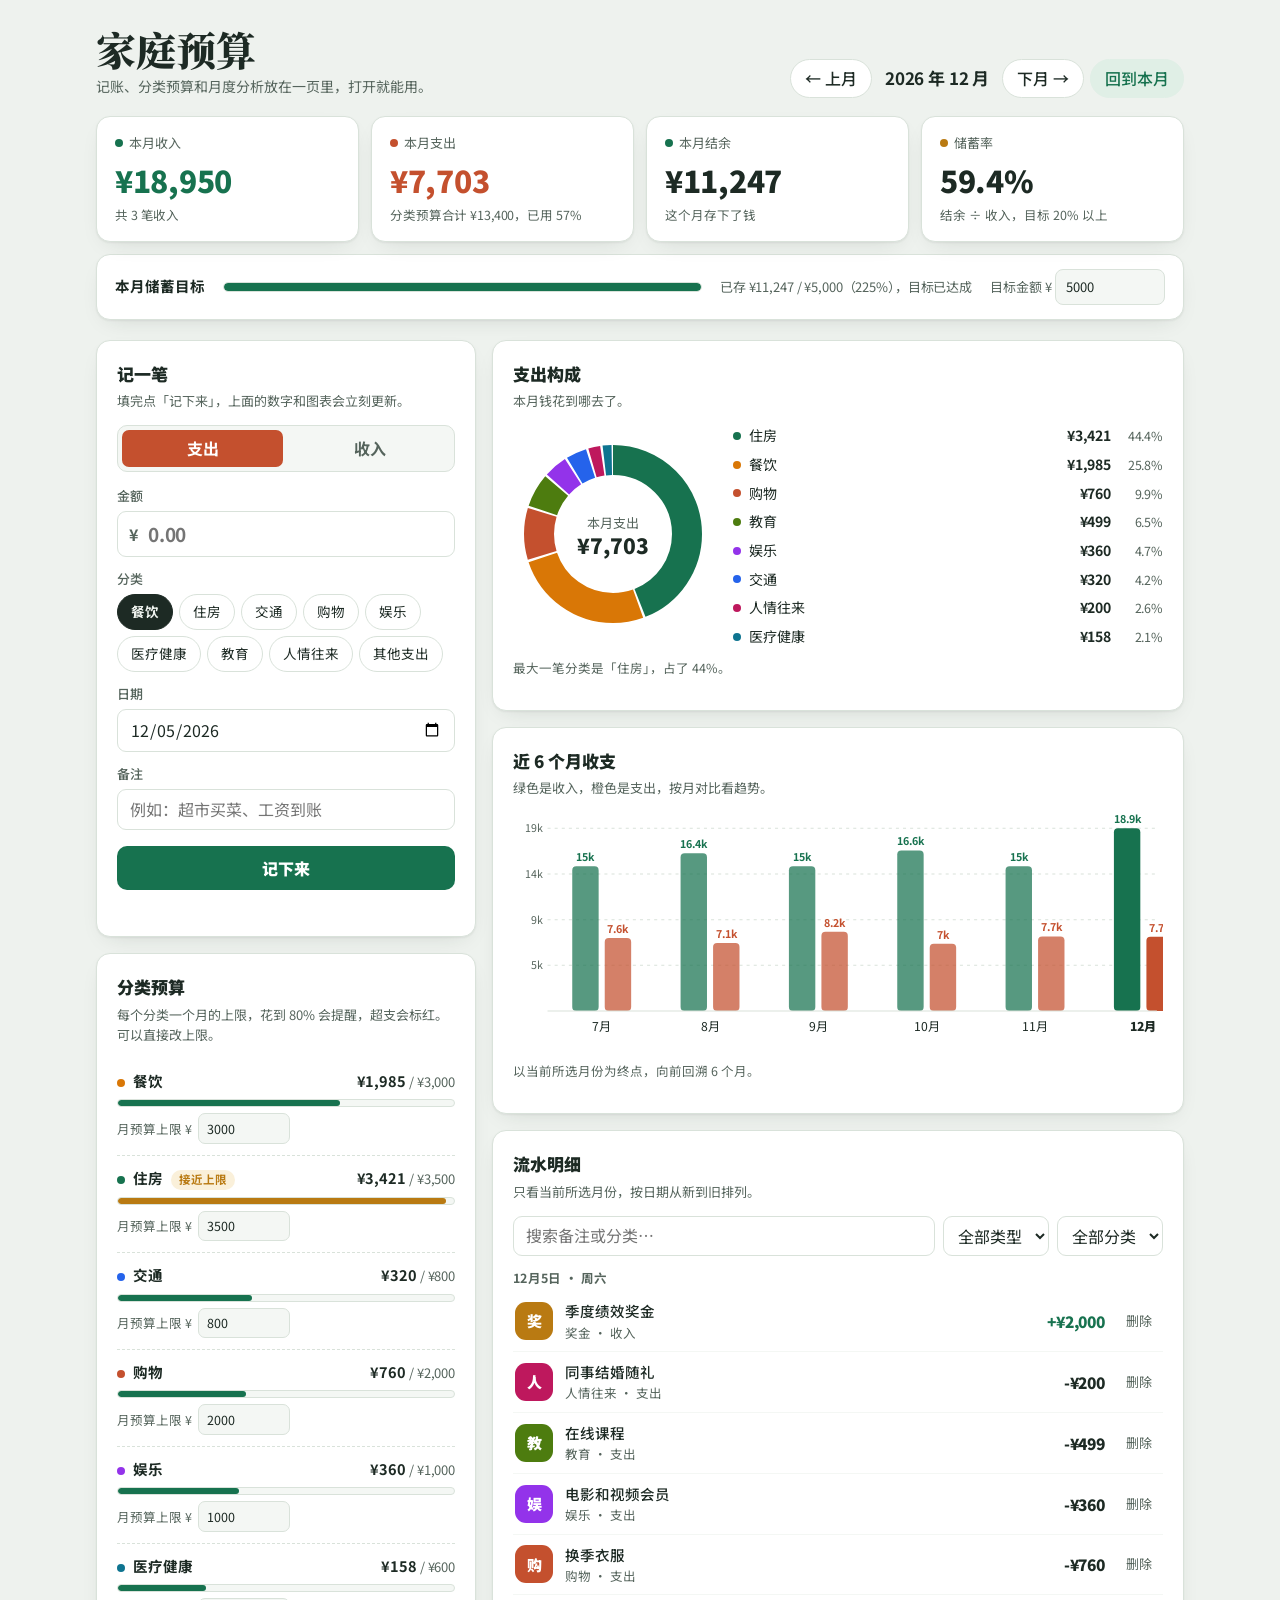
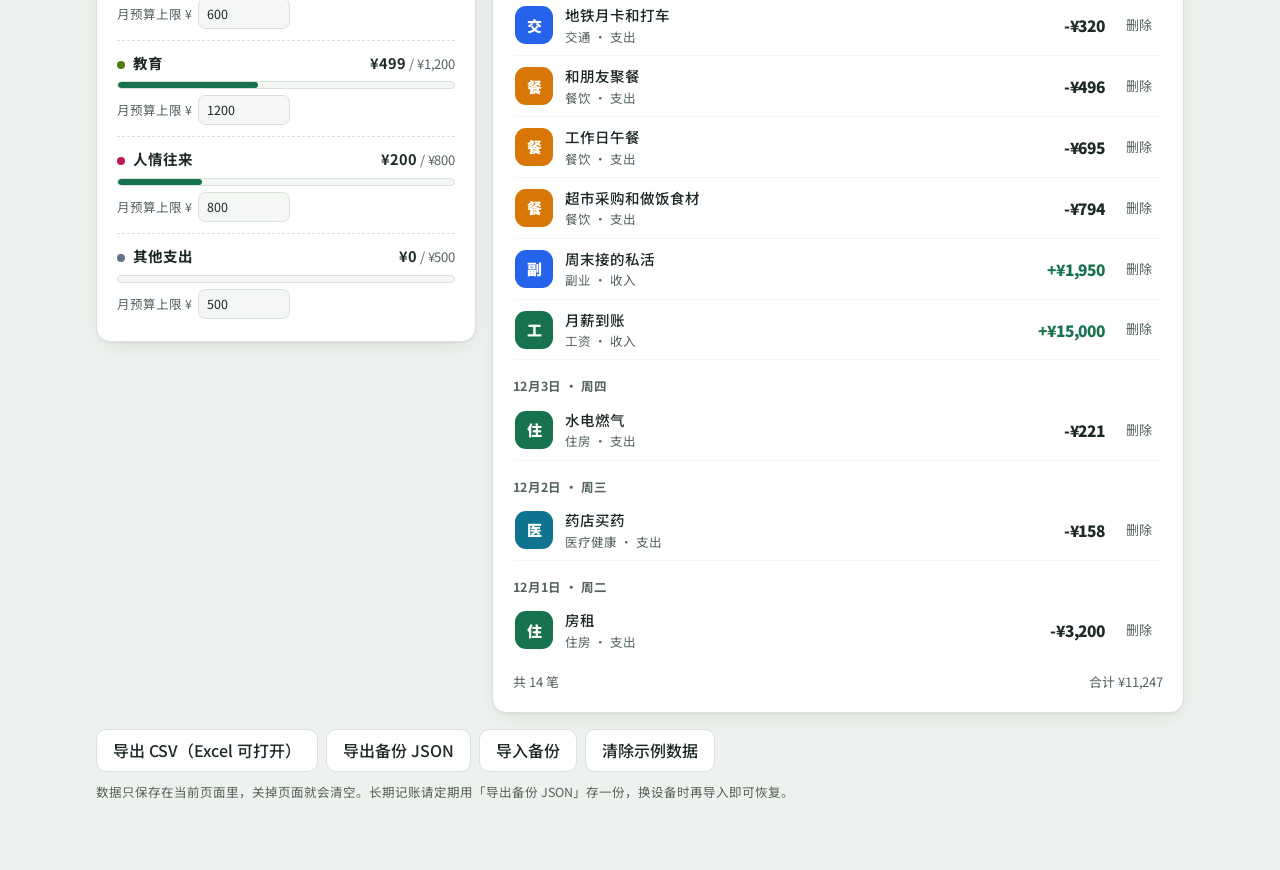
<file: index.html>
<!doctype html>
<html lang="zh-CN">
  <head>
    <meta charset="utf-8" />
    <meta name="viewport" content="width=device-width, initial-scale=1, viewport-fit=cover" />
    <meta name="color-scheme" content="light dark" />
    <link rel="icon" href="data:," />
    <title>家庭预算 · 记账与预算管理</title>
    <link rel="preconnect" href="https://fonts.googleapis.com" />
    <link rel="preconnect" href="https://fonts.gstatic.com" crossorigin />
    <link href="https://fonts.googleapis.com/css2?family=Noto+Sans+SC:wght@400;500;700;900&family=Noto+Serif+SC:wght@700;900&display=swap" rel="stylesheet" />
    <style>
      :root {
        --bg: #eef2ee;
        --surface: #ffffff;
        --surface-2: #f4f7f4;
        --ink: #1d2a24;
        --ink-2: #55645c;
        --line: #d9e2da;
        --accent: #17724f;
        --accent-ink: #ffffff;
        --accent-soft: #e0efe6;
        --income: #17724f;
        --expense: #c4502e;
        --expense-soft: #f9e9e3;
        --warn: #b97a12;
        --warn-soft: #faf0da;
        --danger: #b3352b;
        --shadow: 0 1px 2px rgba(29, 42, 36, .06), 0 8px 24px -12px rgba(29, 42, 36, .18);
        --radius: 14px;
      }
      @media (prefers-color-scheme: dark) {
        :root {
          --bg: #101613;
          --surface: #1a211d;
          --surface-2: #212a25;
          --ink: #e8efe9;
          --ink-2: #9db0a4;
          --line: #2e3a33;
          --accent: #3fae7d;
          --accent-ink: #0d1512;
          --accent-soft: #22392d;
          --income: #4cc08a;
          --expense: #e07a56;
          --expense-soft: #3a2620;
          --warn: #e0a83e;
          --warn-soft: #3a3018;
          --danger: #e0685e;
          --shadow: 0 1px 2px rgba(0,0,0,.4), 0 8px 24px -12px rgba(0,0,0,.6);
        }
      }
      * { box-sizing: border-box; }
      html { -webkit-text-size-adjust: 100%; }
      body {
        margin: 0;
        background: var(--bg);
        color: var(--ink);
        font-family: "Noto Sans SC", "PingFang SC", "Microsoft YaHei", system-ui, sans-serif;
        line-height: 1.55;
      }
      button, [role="button"], select, summary, input:not([type="checkbox"], [type="radio"]) { min-height: 2.25rem; }
      button { font: inherit; cursor: pointer; }
      input, select, textarea { font: inherit; color: var(--ink); }
      .num { font-variant-numeric: tabular-nums; letter-spacing: -.01em; }

      .wrap { max-width: 1120px; margin: 0 auto; padding: 20px 16px 56px; }

      /* ---------- 头部 ---------- */
      .page-head { display: flex; flex-wrap: wrap; align-items: flex-end; gap: 12px 20px; margin: 6px 0 18px; }
      .page-head h1 {
        font-family: "Noto Serif SC", "Songti SC", serif;
        font-size: clamp(28px, 5vw, 40px);
        font-weight: 900; margin: 0; line-height: 1.15;
      }
      .page-head p { margin: 4px 0 0; color: var(--ink-2); font-size: 14px; }
      .month-nav { margin-left: auto; display: flex; align-items: center; gap: 6px; flex-wrap: wrap; }
      .month-nav button {
        border: 1px solid var(--line); background: var(--surface); color: var(--ink);
        border-radius: 999px; padding: 6px 14px; font-weight: 500; white-space: nowrap;
      }
      .month-nav button:hover { border-color: var(--accent); color: var(--accent); }
      .month-nav .cur { font-weight: 700; font-size: 17px; min-width: 118px; text-align: center; }
      .month-nav .today-btn { color: var(--accent); border-color: var(--accent-soft); background: var(--accent-soft); }

      /* ---------- 概览 ---------- */
      .stats { display: grid; grid-template-columns: repeat(4, 1fr); gap: 12px; margin-bottom: 12px; }
      .stat {
        background: var(--surface); border: 1px solid var(--line); border-radius: var(--radius);
        padding: 16px 18px; box-shadow: var(--shadow);
      }
      .stat .label { font-size: 13px; color: var(--ink-2); display: flex; align-items: center; gap: 6px; }
      .stat .value { font-size: clamp(22px, 3.4vw, 30px); font-weight: 900; margin-top: 4px; }
      .stat .sub { font-size: 12.5px; color: var(--ink-2); margin-top: 2px; }
      .stat.income .value { color: var(--income); }
      .stat.expense .value { color: var(--expense); }
      .dot { width: 8px; height: 8px; border-radius: 50%; display: inline-block; flex: none; }
      .dot.g { background: var(--income); } .dot.r { background: var(--expense); }
      .dot.b { background: var(--accent); } .dot.y { background: var(--warn); }

      .goal-bar {
        background: var(--surface); border: 1px solid var(--line); border-radius: var(--radius);
        padding: 14px 18px; box-shadow: var(--shadow); margin-bottom: 20px;
        display: flex; flex-wrap: wrap; align-items: center; gap: 10px 18px;
      }
      .goal-bar .g-title { font-weight: 700; font-size: 14.5px; }
      .goal-bar .g-track { flex: 1 1 220px; }
      .goal-bar .g-note { font-size: 13px; color: var(--ink-2); }
      .goal-bar input {
        width: 110px; border: 1px solid var(--line); border-radius: 8px; padding: 4px 10px;
        background: var(--surface-2);
      }
      .track { height: 10px; border-radius: 999px; background: var(--surface-2); overflow: hidden; border: 1px solid var(--line); }
      .track > i { display: block; height: 100%; border-radius: 999px; background: var(--accent); transition: width .45s ease; }
      .track > i.over { background: var(--danger); }
      .track > i.warn { background: var(--warn); }

      /* ---------- 布局 ---------- */
      .grid { display: grid; grid-template-columns: 380px 1fr; gap: 16px; align-items: start; }
      .col { display: grid; gap: 16px; }
      .card {
        background: var(--surface); border: 1px solid var(--line); border-radius: var(--radius);
        box-shadow: var(--shadow); padding: 20px;
      }
      .card h2 { font-size: 17px; font-weight: 900; margin: 0 0 4px; }
      .card .hint { font-size: 13px; color: var(--ink-2); margin: 0 0 14px; }

      /* ---------- 记账表单 ---------- */
      .type-toggle { display: grid; grid-template-columns: 1fr 1fr; gap: 6px; background: var(--surface-2); border: 1px solid var(--line); border-radius: 10px; padding: 4px; margin-bottom: 14px; }
      .type-toggle button { border: 0; border-radius: 7px; background: transparent; color: var(--ink-2); font-weight: 700; padding: 6px 0; }
      .type-toggle button.on-expense { background: var(--expense); color: #fff; }
      .type-toggle button.on-income { background: var(--income); color: #fff; }
      .field { margin-bottom: 12px; }
      .field label { display: block; font-size: 13px; font-weight: 500; color: var(--ink-2); margin-bottom: 5px; }
      .field input, .field select {
        width: 100%; border: 1px solid var(--line); border-radius: 9px; padding: 7px 12px;
        background: var(--surface); outline: none;
      }
      .field input:focus, .field select:focus { border-color: var(--accent); box-shadow: 0 0 0 3px var(--accent-soft); }
      .amount-wrap { position: relative; }
      .amount-wrap span { position: absolute; left: 12px; top: 50%; transform: translateY(-50%); color: var(--ink-2); font-weight: 700; }
      .amount-wrap input { padding-left: 30px; font-size: 19px; font-weight: 700; }
      .cat-chips { display: flex; flex-wrap: wrap; gap: 6px; }
      .cat-chips button {
        border: 1px solid var(--line); background: var(--surface); color: var(--ink);
        border-radius: 999px; padding: 4px 13px; font-size: 13.5px;
      }
      .cat-chips button.on { background: var(--ink); color: var(--bg); border-color: var(--ink); font-weight: 700; }
      .submit-btn {
        width: 100%; border: 0; border-radius: 10px; padding: 10px; font-size: 16px; font-weight: 900;
        background: var(--accent); color: var(--accent-ink); margin-top: 4px;
      }
      .submit-btn:active { transform: translateY(1px); }
      .form-msg { font-size: 13px; color: var(--danger); min-height: 20px; margin-top: 6px; }

      /* ---------- 分类预算 ---------- */
      .budget-row { padding: 11px 0; border-bottom: 1px dashed var(--line); }
      .budget-row:last-child { border-bottom: 0; padding-bottom: 2px; }
      .budget-top { display: flex; align-items: baseline; gap: 8px; font-size: 14.5px; }
      .budget-top .b-name { font-weight: 700; }
      .budget-top .b-nums { margin-left: auto; color: var(--ink-2); font-size: 13px; white-space: nowrap; }
      .budget-top .b-nums b { color: var(--ink); font-size: 14.5px; }
      .budget-top .b-nums b.over { color: var(--danger); }
      .budget-row .track { margin-top: 7px; height: 8px; }
      .budget-edit { display: flex; align-items: center; gap: 6px; margin-top: 6px; font-size: 12.5px; color: var(--ink-2); }
      .budget-edit input { width: 92px; border: 1px solid var(--line); border-radius: 7px; padding: 2px 8px; background: var(--surface-2); min-height: 1.9rem; }
      .tag { font-size: 11.5px; font-weight: 700; border-radius: 999px; padding: 1px 8px; }
      .tag.over { background: var(--expense-soft); color: var(--danger); }
      .tag.warn { background: var(--warn-soft); color: var(--warn); }

      /* ---------- 图表 ---------- */
      .chart-flex { display: flex; gap: 20px; align-items: center; flex-wrap: wrap; }
      .donut-box { flex: none; margin: 0 auto; }
      .legend { flex: 1 1 180px; display: grid; gap: 7px; font-size: 14px; }
      .legend .li { display: flex; align-items: center; gap: 8px; }
      .legend .li .amt { margin-left: auto; font-weight: 700; }
      .legend .li .pct { color: var(--ink-2); font-size: 12.5px; width: 44px; text-align: right; }
      .chart-note { font-size: 12.5px; color: var(--ink-2); margin-top: 10px; }
      .empty { text-align: center; color: var(--ink-2); padding: 26px 10px; font-size: 14px; }
      svg text { font-family: inherit; }

      /* ---------- 流水 ---------- */
      .list-tools { display: flex; flex-wrap: wrap; gap: 8px; margin-bottom: 12px; }
      .list-tools input[type="search"] {
        flex: 1 1 170px; border: 1px solid var(--line); border-radius: 9px; padding: 6px 12px; background: var(--surface);
      }
      .list-tools select { border: 1px solid var(--line); border-radius: 9px; padding: 6px 10px; background: var(--surface); }
      .day-group { font-size: 12.5px; font-weight: 700; color: var(--ink-2); margin: 16px 0 4px; letter-spacing: .02em; }
      .day-group:first-of-type { margin-top: 4px; }
      .txn { display: flex; align-items: center; gap: 12px; padding: 9px 2px; border-bottom: 1px solid var(--surface-2); }
      .txn:last-child { border-bottom: 0; }
      .txn .avatar {
        width: 38px; height: 38px; border-radius: 11px; flex: none; display: grid; place-items: center;
        font-weight: 900; font-size: 15px; color: #fff;
      }
      .txn .t-main { min-width: 0; }
      .txn .t-note { font-weight: 500; font-size: 14.5px; white-space: nowrap; overflow: hidden; text-overflow: ellipsis; }
      .txn .t-cat { font-size: 12.5px; color: var(--ink-2); }
      .txn .t-amt { margin-left: auto; font-weight: 900; font-size: 15.5px; white-space: nowrap; }
      .txn .t-amt.in { color: var(--income); }
      .txn .t-amt.out { color: var(--ink); }
      .txn .del {
        border: 0; background: transparent; color: var(--ink-2); border-radius: 8px; padding: 4px 9px; font-size: 13px; flex: none;
      }
      .txn .del:hover { color: var(--danger); background: var(--expense-soft); }
      .list-foot { display: flex; justify-content: space-between; font-size: 13px; color: var(--ink-2); margin-top: 12px; }

      /* ---------- 底部工具 ---------- */
      .tools-bar { display: flex; flex-wrap: wrap; gap: 8px; margin-top: 16px; }
      .tools-bar button, .tools-bar label.file-btn {
        border: 1px solid var(--line); background: var(--surface); color: var(--ink);
        border-radius: 10px; padding: 8px 16px; font-weight: 500; display: inline-flex; align-items: center; min-height: 2.25rem; cursor: pointer;
      }
      .tools-bar button:hover, .tools-bar label.file-btn:hover { border-color: var(--accent); color: var(--accent); }
      .tools-bar .danger:hover { border-color: var(--danger); color: var(--danger); }
      .tools-note { font-size: 12.5px; color: var(--ink-2); margin-top: 10px; }
      .toast {
        position: fixed; left: 50%; bottom: 26px; transform: translateX(-50%) translateY(20px);
        background: var(--ink); color: var(--bg); padding: 10px 20px; border-radius: 999px; font-size: 14px; font-weight: 500;
        opacity: 0; pointer-events: none; transition: opacity .25s ease, transform .25s ease; z-index: 50; max-width: 88vw; text-align: center;
      }
      .toast.show { opacity: 1; transform: translateX(-50%) translateY(0); }

      @media (max-width: 860px) {
        .stats { grid-template-columns: 1fr 1fr; }
        .grid { grid-template-columns: 1fr; }
        .month-nav { margin-left: 0; }
      }
      @media (prefers-reduced-motion: reduce) {
        .track > i, .toast { transition: none; }
      }
      @media print {
        .month-nav, .col-form, .list-tools, .tools-bar, .txn .del, .toast { display: none !important; }
        body { background: #fff; }
        .grid { grid-template-columns: 1fr; }
      }
    </style>
  </head>
  <body>
    <main class="wrap">
      <header class="page-head">
        <div>
          <h1>家庭预算</h1>
          <p>记账、分类预算和月度分析放在一页里，打开就能用。</p>
        </div>
        <nav class="month-nav" aria-label="月份切换">
          <button type="button" id="prevMonth">← 上月</button>
          <span class="cur num" id="curMonthLabel"></span>
          <button type="button" id="nextMonth">下月 →</button>
          <button type="button" class="today-btn" id="thisMonth">回到本月</button>
        </nav>
      </header>

      <section class="stats" aria-label="本月概览">
        <div class="stat income">
          <div class="label"><span class="dot g"></span>本月收入</div>
          <div class="value num" id="statIncome">¥0</div>
          <div class="sub num" id="statIncomeSub"></div>
        </div>
        <div class="stat expense">
          <div class="label"><span class="dot r"></span>本月支出</div>
          <div class="value num" id="statExpense">¥0</div>
          <div class="sub num" id="statExpenseSub"></div>
        </div>
        <div class="stat">
          <div class="label"><span class="dot b"></span>本月结余</div>
          <div class="value num" id="statBalance">¥0</div>
          <div class="sub" id="statBalanceSub"></div>
        </div>
        <div class="stat">
          <div class="label"><span class="dot y"></span>储蓄率</div>
          <div class="value num" id="statRate">—</div>
          <div class="sub">结余 ÷ 收入，目标 20% 以上</div>
        </div>
      </section>

      <section class="goal-bar" aria-label="月度储蓄目标">
        <span class="g-title">本月储蓄目标</span>
        <div class="g-track"><div class="track"><i id="goalFill" style="width:0%"></i></div></div>
        <span class="g-note num" id="goalNote"></span>
        <label class="g-note">目标金额 ¥ <input type="number" id="goalInput" min="0" step="100" class="num" /></label>
      </section>

      <div class="grid">
        <div class="col col-form">
          <section class="card" aria-label="记一笔">
            <h2>记一笔</h2>
            <p class="hint">填完点「记下来」，上面的数字和图表会立刻更新。</p>
            <div class="type-toggle" role="group" aria-label="收支类型">
              <button type="button" id="typeExpense" class="on-expense">支出</button>
              <button type="button" id="typeIncome">收入</button>
            </div>
            <form id="txnForm" novalidate>
              <div class="field">
                <label for="fAmount">金额</label>
                <div class="amount-wrap"><span>¥</span><input id="fAmount" type="number" inputmode="decimal" min="0" step="0.01" placeholder="0.00" class="num" /></div>
              </div>
              <div class="field">
                <label>分类</label>
                <div class="cat-chips" id="catChips"></div>
              </div>
              <div class="field">
                <label for="fDate">日期</label>
                <input id="fDate" type="date" />
              </div>
              <div class="field">
                <label for="fNote">备注</label>
                <input id="fNote" type="text" maxlength="40" placeholder="例如：超市买菜、工资到账" />
              </div>
              <button type="submit" class="submit-btn">记下来</button>
              <div class="form-msg" id="formMsg" role="alert"></div>
            </form>
          </section>

          <section class="card" aria-label="分类预算">
            <h2>分类预算</h2>
            <p class="hint">每个分类一个月的上限，花到 80% 会提醒，超支会标红。可以直接改上限。</p>
            <div id="budgetList"></div>
          </section>
        </div>

        <div class="col">
          <section class="card" aria-label="支出构成">
            <h2>支出构成</h2>
            <p class="hint" id="donutHint">本月钱花到哪去了。</p>
            <div id="donutArea"></div>
          </section>

          <section class="card" aria-label="近六个月收支">
            <h2>近 6 个月收支</h2>
            <p class="hint">绿色是收入，橙色是支出，按月对比看趋势。</p>
            <div id="barArea"></div>
          </section>

          <section class="card" aria-label="流水明细">
            <h2>流水明细</h2>
            <p class="hint">只看当前所选月份，按日期从新到旧排列。</p>
            <div class="list-tools">
              <input type="search" id="q" placeholder="搜索备注或分类…" aria-label="搜索流水" />
              <select id="filterType" aria-label="按类型筛选">
                <option value="all">全部类型</option>
                <option value="expense">只看支出</option>
                <option value="income">只看收入</option>
              </select>
              <select id="filterCat" aria-label="按分类筛选">
                <option value="all">全部分类</option>
              </select>
            </div>
            <div id="txnList"></div>
            <div class="list-foot"><span id="listCount"></span><span class="num" id="listSum"></span></div>
          </section>
        </div>
      </div>

      <div class="tools-bar">
        <button type="button" id="exportCsv">导出 CSV（Excel 可打开）</button>
        <button type="button" id="exportJson">导出备份 JSON</button>
        <label class="file-btn" for="importFile">导入备份</label>
        <input type="file" id="importFile" accept=".json,application/json" hidden />
        <button type="button" id="clearDemo" class="danger">清除示例数据</button>
      </div>
      <p class="tools-note">数据只保存在当前页面里，关掉页面就会清空。长期记账请定期用「导出备份 JSON」存一份，换设备时再导入即可恢复。</p>
    </main>
    <div class="toast" id="toast" role="status"></div>

    <script>
      "use strict";

      /* ---------------- 分类与配色 ---------------- */
      var EXPENSE_CATS = ["餐饮", "住房", "交通", "购物", "娱乐", "医疗健康", "教育", "人情往来", "其他支出"];
      var INCOME_CATS = ["工资", "奖金", "副业", "投资收益", "其他收入"];
      var CAT_COLORS = {
        "餐饮": "#d97706", "住房": "#17724f", "交通": "#2563eb", "购物": "#c4502e",
        "娱乐": "#9333ea", "医疗健康": "#0e7490", "教育": "#4d7c0f", "人情往来": "#be185d",
        "其他支出": "#64748b", "工资": "#17724f", "奖金": "#b97a12", "副业": "#2563eb",
        "投资收益": "#0e7490", "其他收入": "#64748b"
      };
      var DEFAULT_BUDGETS = {
        "餐饮": 3000, "住房": 3500, "交通": 800, "购物": 2000, "娱乐": 1000,
        "医疗健康": 600, "教育": 1200, "人情往来": 800, "其他支出": 500
      };

      /* ---------------- 示例数据（可一键清除） ---------------- */
      function pad(n) { return (n < 10 ? "0" : "") + n; }
      function dateStr(y, m, d) { return y + "-" + pad(m + 1) + "-" + pad(d); }
      function shiftMonth(y, m, delta) {
        var t = y * 12 + m + delta;
        return { y: Math.floor(t / 12), m: ((t % 12) + 12) % 12 };
      }
      function buildDemoData() {
        var now = new Date();
        var cy = now.getFullYear(), cm = now.getMonth(), today = now.getDate();
        var rows = [];
        var id = 1;
        function add(monthsAgo, day, type, cat, amount, note) {
          var t = shiftMonth(cy, cm, -monthsAgo);
          var d = Math.min(day, 28);
          if (monthsAgo === 0) d = Math.min(d, today);
          rows.push({ id: id++, date: dateStr(t.y, t.m, d), type: type, cat: cat, amount: amount, note: note });
        }
        // 近 6 个月：工资 + 固定支出 + 日常消费，金额每月略有浮动
        var rent = [3200, 3200, 3200, 3200, 3200, 3200];
        var food = [2350, 2180, 2460, 2290, 2540, 1985];
        var shop = [1260, 890, 1730, 640, 1120, 760];
        for (var i = 5; i >= 0; i--) {
          add(i, 5, "income", "工资", 15000, "月薪到账");
          if (i % 2 === 0) add(i, 18, "income", "副业", 1200 + (5 - i) * 150, "周末接的私活");
          add(i, 1, "expense", "住房", rent[5 - i], "房租");
          add(i, 3, "expense", "住房", 186 + (5 - i) * 7, "水电燃气");
          add(i, 6, "expense", "餐饮", Math.round(food[5 - i] * 0.4), "超市采购和做饭食材");
          add(i, 14, "expense", "餐饮", Math.round(food[5 - i] * 0.35), "工作日午餐");
          add(i, 22, "expense", "餐饮", Math.round(food[5 - i] * 0.25), "和朋友聚餐");
          add(i, 9, "expense", "交通", 320, "地铁月卡和打车");
          add(i, 16, "expense", "购物", shop[5 - i], i === 0 ? "换季衣服" : "日用品和网购");
          add(i, 20, "expense", "娱乐", 260 + (5 - i) * 20, "电影和视频会员");
        }
        // 本月额外几笔，让分类更丰富
        add(0, 2, "expense", "医疗健康", 158, "药店买药");
        add(0, 8, "expense", "教育", 499, "在线课程");
        add(0, 11, "expense", "人情往来", 200, "同事结婚随礼");
        add(0, 12, "income", "奖金", 2000, "季度绩效奖金");
        return rows;
      }

      /* ---------------- 状态 ---------------- */
      var state = {
        txns: buildDemoData(),
        budgets: Object.assign({}, DEFAULT_BUDGETS),
        goal: 5000,
        view: null,           // {y, m} 当前查看的月份
        formType: "expense",
        formCat: "餐饮",
        nextId: 10000
      };
      (function () {
        var n = new Date();
        state.view = { y: n.getFullYear(), m: n.getMonth() };
        state.nextId = state.txns.length + 1;
      })();

      /* ---------------- 工具函数 ---------------- */
      function $(id) { return document.getElementById(id); }
      function fmt(n) {
        var neg = n < 0;
        var s = Math.abs(Math.round(n)).toString().replace(/\B(?=(\d{3})+(?!\d))/g, ",");
        return (neg ? "-¥" : "¥") + s;
      }
      function fmtSigned(n, type) {
        var s = Math.abs(n).toString().replace(/\B(?=(\d{3})+(?!\d))/g, ",");
        return (type === "income" ? "+¥" : "-¥") + s;
      }
      function esc(s) {
        return String(s == null ? "" : s)
          .replace(/&/g, "&amp;").replace(/</g, "&lt;").replace(/>/g, "&gt;")
          .replace(/"/g, "&quot;").replace(/'/g, "&#39;");
      }
      function inViewMonth(t) {
        var p = t.date.split("-");
        return Number(p[0]) === state.view.y && Number(p[1]) - 1 === state.view.m;
      }
      function monthTxns() { return state.txns.filter(inViewMonth); }
      function sumBy(list, type) {
        return list.reduce(function (s, t) { return t.type === type ? s + t.amount : s; }, 0);
      }
      function catSums(list, type) {
        var map = {};
        list.forEach(function (t) { if (t.type === type) map[t.cat] = (map[t.cat] || 0) + t.amount; });
        return map;
      }
      var toastTimer = null;
      function toast(msg) {
        var el = $("toast");
        el.textContent = msg;
        el.classList.add("show");
        clearTimeout(toastTimer);
        toastTimer = setTimeout(function () { el.classList.remove("show"); }, 2400);
      }

      /* ---------------- 概览与目标 ---------------- */
      function renderStats() {
        var list = monthTxns();
        var inc = sumBy(list, "income");
        var exp = sumBy(list, "expense");
        var bal = inc - exp;
        var budgetTotal = Object.keys(state.budgets).reduce(function (s, k) { return s + state.budgets[k]; }, 0);
        $("statIncome").textContent = fmt(inc);
        $("statExpense").textContent = fmt(exp);
        $("statBalance").textContent = fmt(bal);
        $("statIncomeSub").textContent = "共 " + list.filter(function (t) { return t.type === "income"; }).length + " 笔收入";
        $("statExpenseSub").textContent = budgetTotal > 0
          ? "分类预算合计 " + fmt(budgetTotal) + "，已用 " + (exp / budgetTotal * 100).toFixed(0) + "%"
          : "共 " + list.filter(function (t) { return t.type === "expense"; }).length + " 笔支出";
        $("statBalanceSub").textContent = bal >= 0 ? "这个月存下了钱" : "这个月花超了，注意控制";
        $("statRate").textContent = inc > 0 ? (bal / inc * 100).toFixed(1) + "%" : "—";
        // 储蓄目标
        var goal = state.goal;
        var pct = goal > 0 ? Math.max(0, bal) / goal * 100 : 0;
        $("goalFill").style.width = Math.min(100, pct) + "%";
        $("goalFill").className = bal < 0 ? "over" : "";
        $("goalNote").textContent = goal > 0
          ? "已存 " + fmt(Math.max(0, bal)) + " / " + fmt(goal) + "（" + pct.toFixed(0) + "%）" + (bal >= goal ? "，目标已达成" : "，还差 " + fmt(goal - Math.max(0, bal)))
          : "设置一个目标金额，看看本月能存下多少";
        if (document.activeElement !== $("goalInput")) $("goalInput").value = goal || "";
      }

      /* ---------------- 分类预算 ---------------- */
      function renderBudgets() {
        var sums = catSums(monthTxns(), "expense");
        var html = "";
        EXPENSE_CATS.forEach(function (cat) {
          var limit = state.budgets[cat] || 0;
          var spent = sums[cat] || 0;
          var pct = limit > 0 ? spent / limit * 100 : (spent > 0 ? 100 : 0);
          var cls = pct > 100 ? "over" : (pct >= 80 ? "warn" : "");
          var tag = pct > 100 ? '<span class="tag over">已超支 ' + fmt(spent - limit) + "</span>"
            : (pct >= 80 && limit > 0 ? '<span class="tag warn">接近上限</span>' : "");
          html += '<div class="budget-row">'
            + '<div class="budget-top"><span class="dot" style="background:' + CAT_COLORS[cat] + '"></span>'
            + '<span class="b-name">' + esc(cat) + "</span>" + tag
            + '<span class="b-nums"><b class="num' + (pct > 100 ? " over" : "") + '">' + fmt(spent) + '</b> / <span class="num">' + fmt(limit) + "</span></span></div>"
            + '<div class="track"><i class="' + cls + '" style="width:' + Math.min(100, pct) + '%"></i></div>'
            + '<div class="budget-edit">月预算上限 ¥ <input type="number" min="0" step="50" class="num budget-input" data-cat="' + esc(cat) + '" value="' + limit + '" aria-label="' + esc(cat) + '预算上限" /></div>'
            + "</div>";
        });
        $("budgetList").innerHTML = html;
        Array.prototype.forEach.call(document.querySelectorAll(".budget-input"), function (inp) {
          inp.addEventListener("change", function () {
            var v = Math.max(0, Number(inp.value) || 0);
            state.budgets[inp.getAttribute("data-cat")] = v;
            renderAll();
            toast("已更新「" + inp.getAttribute("data-cat") + "」的月预算为 " + fmt(v));
          });
        });
      }

      /* ---------------- 支出构成（环形图） ---------------- */
      function renderDonut() {
        var sums = catSums(monthTxns(), "expense");
        var entries = Object.keys(sums).map(function (k) { return { cat: k, amt: sums[k] }; })
          .sort(function (a, b) { return b.amt - a.amt; });
        var total = entries.reduce(function (s, e) { return s + e.amt; }, 0);
        var area = $("donutArea");
        if (total <= 0) {
          area.innerHTML = '<div class="empty">本月还没有支出记录。<br/>在左边记下第一笔，构成图就会出现在这里。</div>';
          return;
        }
        var R = 74, C = 2 * Math.PI * R, offset = 0, segs = "";
        entries.forEach(function (e) {
          var len = e.amt / total * C;
          segs += '<circle cx="100" cy="100" r="' + R + '" fill="none" stroke="' + CAT_COLORS[e.cat]
            + '" stroke-width="30" stroke-dasharray="' + Math.max(0, len - 2) + " " + (C - len + 2)
            + '" stroke-dashoffset="' + (-offset) + '" transform="rotate(-90 100 100)"></circle>';
          offset += len;
        });
        var legend = entries.map(function (e) {
          return '<div class="li"><span class="dot" style="background:' + CAT_COLORS[e.cat] + '"></span>'
            + esc(e.cat) + '<span class="amt num">' + fmt(e.amt) + '</span><span class="pct num">'
            + (e.amt / total * 100).toFixed(1) + "%</span></div>";
        }).join("");
        area.innerHTML = '<div class="chart-flex"><div class="donut-box">'
          + '<svg width="200" height="200" viewBox="0 0 200 200" role="img" aria-label="本月支出构成环形图">'
          + segs
          + '<text x="100" y="94" text-anchor="middle" font-size="13" fill="var(--ink-2)">本月支出</text>'
          + '<text x="100" y="120" text-anchor="middle" font-size="21" font-weight="900" fill="var(--ink)">' + fmt(total) + "</text>"
          + "</svg></div>"
          + '<div class="legend">' + legend + "</div></div>"
          + '<p class="chart-note">最大一笔分类是「' + esc(entries[0].cat) + "」，占了 " + (entries[0].amt / total * 100).toFixed(0) + "%。</p>";
      }

      /* ---------------- 近 6 个月收支（柱状图） ---------------- */
      function renderBars() {
        var months = [];
        for (var i = 5; i >= 0; i--) months.push(shiftMonth(state.view.y, state.view.m, -i));
        var data = months.map(function (mm) {
          var list = state.txns.filter(function (t) {
            var p = t.date.split("-");
            return Number(p[0]) === mm.y && Number(p[1]) - 1 === mm.m;
          });
          return { label: (mm.m + 1) + "月", inc: sumBy(list, "income"), exp: sumBy(list, "expense") };
        });
        var max = Math.max.apply(null, data.map(function (d) { return Math.max(d.inc, d.exp); }).concat([1]));
        var W = 640, H = 230, base = 196, top = 16, plotH = base - top;
        var groupW = W / data.length, barW = 26;
        var grid = "", bars = "", labels = "";
        [0.25, 0.5, 0.75, 1].forEach(function (f) {
          var y = base - plotH * f;
          grid += '<line x1="34" x2="' + (W - 6) + '" y1="' + y + '" y2="' + y + '" stroke="var(--line)" stroke-width="1" stroke-dasharray="3 4"></line>'
            + '<text x="30" y="' + (y + 4) + '" text-anchor="end" font-size="10.5" fill="var(--ink-2)">' + Math.round(max * f / 1000) + "k</text>";
        });
        data.forEach(function (d, idx) {
          var cx = 34 + groupW * idx + groupW / 2;
          var ih = d.inc / max * plotH, eh = d.exp / max * plotH;
          var isCur = idx === data.length - 1;
          bars += '<rect x="' + (cx - barW - 3) + '" y="' + (base - ih) + '" width="' + barW + '" height="' + ih + '" rx="4" fill="var(--income)" opacity="' + (isCur ? "1" : ".72") + '"><title>收入 ' + fmt(d.inc) + "</title></rect>"
            + '<rect x="' + (cx + 3) + '" y="' + (base - eh) + '" width="' + barW + '" height="' + eh + '" rx="4" fill="var(--expense)" opacity="' + (isCur ? "1" : ".72") + '"><title>支出 ' + fmt(d.exp) + "</title></rect>";
          if (d.inc > 0) bars += '<text x="' + (cx - barW / 2 - 3) + '" y="' + (base - ih - 5) + '" text-anchor="middle" font-size="10.5" font-weight="700" fill="var(--income)">' + (d.inc / 1000).toFixed(1).replace(/\.0$/, "") + "k</text>";
          if (d.exp > 0) bars += '<text x="' + (cx + barW / 2 + 3) + '" y="' + (base - eh - 5) + '" text-anchor="middle" font-size="10.5" font-weight="700" fill="var(--expense)">' + (d.exp / 1000).toFixed(1).replace(/\.0$/, "") + "k</text>";
          labels += '<text x="' + cx + '" y="' + (base + 20) + '" text-anchor="middle" font-size="12" font-weight="' + (isCur ? "900" : "400") + '" fill="var(--ink)">' + d.label + "</text>";
        });
        $("barArea").innerHTML = '<svg viewBox="0 0 ' + W + " " + H + '" width="100%" role="img" aria-label="近六个月收支柱状图">'
          + grid + bars
          + '<line x1="34" x2="' + (W - 6) + '" y1="' + base + '" y2="' + base + '" stroke="var(--line)"></line>'
          + labels + "</svg>"
          + '<p class="chart-note">以当前所选月份为终点，向前回溯 6 个月。</p>';
      }

      /* ---------------- 流水列表 ---------------- */
      function renderList() {
        var q = $("q").value.trim().toLowerCase();
        var ft = $("filterType").value;
        var fc = $("filterCat").value;
        var list = monthTxns().filter(function (t) {
          if (ft !== "all" && t.type !== ft) return false;
          if (fc !== "all" && t.cat !== fc) return false;
          if (q && (t.note + " " + t.cat).toLowerCase().indexOf(q) === -1) return false;
          return true;
        }).sort(function (a, b) {
          if (a.date !== b.date) return a.date < b.date ? 1 : -1;
          return b.id - a.id;
        });
        if (!list.length) {
          $("txnList").innerHTML = '<div class="empty">没有符合条件的记录。<br/>换个筛选条件，或者记一笔新的。</div>';
        } else {
          var html = "", lastDate = "";
          var week = ["周日", "周一", "周二", "周三", "周四", "周五", "周六"];
          list.forEach(function (t) {
            if (t.date !== lastDate) {
              lastDate = t.date;
              var p = t.date.split("-");
              var wd = week[new Date(Number(p[0]), Number(p[1]) - 1, Number(p[2])).getDay()];
              html += '<div class="day-group">' + Number(p[1]) + "月" + Number(p[2]) + "日 · " + wd + "</div>";
            }
            var color = CAT_COLORS[t.cat] || "#64748b";
            html += '<div class="txn">'
              + '<span class="avatar" style="background:' + color + '">' + esc(t.cat.charAt(0)) + "</span>"
              + '<div class="t-main"><div class="t-note">' + esc(t.note || t.cat) + '</div>'
              + '<div class="t-cat">' + esc(t.cat) + " · " + (t.type === "income" ? "收入" : "支出") + "</div></div>"
              + '<span class="t-amt num ' + (t.type === "income" ? "in" : "out") + '">' + fmtSigned(t.amount, t.type) + "</span>"
              + '<button type="button" class="del" data-del="' + t.id + '" aria-label="删除这笔记录">删除</button>'
              + "</div>";
          });
          $("txnList").innerHTML = html;
          Array.prototype.forEach.call(document.querySelectorAll("[data-del]"), function (btn) {
            btn.addEventListener("click", function () {
              var id = Number(btn.getAttribute("data-del"));
              state.txns = state.txns.filter(function (t) { return t.id !== id; });
              renderAll();
              toast("已删除这笔记录");
            });
          });
        }
        var net = list.reduce(function (s, t) { return s + (t.type === "income" ? t.amount : -t.amount); }, 0);
        $("listCount").textContent = "共 " + list.length + " 笔";
        $("listSum").textContent = "合计 " + fmt(net);
      }

      /* ---------------- 表单 ---------------- */
      function catsFor(type) { return type === "income" ? INCOME_CATS : EXPENSE_CATS; }
      function renderChips() {
        var cats = catsFor(state.formType);
        if (cats.indexOf(state.formCat) === -1) state.formCat = cats[0];
        $("catChips").innerHTML = cats.map(function (c) {
          return '<button type="button" data-cat="' + esc(c) + '"' + (c === state.formCat ? ' class="on"' : "") + ">" + esc(c) + "</button>";
        }).join("");
        Array.prototype.forEach.call($("catChips").querySelectorAll("button"), function (b) {
          b.addEventListener("click", function () {
            state.formCat = b.getAttribute("data-cat");
            renderChips();
          });
        });
        // 同步筛选下拉的分类选项
        var sel = $("filterCat");
        var cur = sel.value;
        sel.innerHTML = '<option value="all">全部分类</option>' + EXPENSE_CATS.concat(INCOME_CATS).map(function (c) {
          return '<option value="' + esc(c) + '">' + esc(c) + "</option>";
        }).join("");
        sel.value = Array.prototype.some.call(sel.options, function (o) { return o.value === cur; }) ? cur : "all";
      }
      function setFormType(type) {
        state.formType = type;
        $("typeExpense").className = type === "expense" ? "on-expense" : "";
        $("typeIncome").className = type === "income" ? "on-income" : "";
        renderChips();
      }

      function renderAll() {
        var label = state.view.y + " 年 " + (state.view.m + 1) + " 月";
        $("curMonthLabel").textContent = label;
        renderStats();
        renderBudgets();
        renderDonut();
        renderBars();
        renderList();
      }

      /* ---------------- 事件 ---------------- */
      $("prevMonth").addEventListener("click", function () {
        state.view = shiftMonth(state.view.y, state.view.m, -1); renderAll();
      });
      $("nextMonth").addEventListener("click", function () {
        state.view = shiftMonth(state.view.y, state.view.m, 1); renderAll();
      });
      $("thisMonth").addEventListener("click", function () {
        var n = new Date();
        state.view = { y: n.getFullYear(), m: n.getMonth() }; renderAll();
      });
      $("typeExpense").addEventListener("click", function () { setFormType("expense"); });
      $("typeIncome").addEventListener("click", function () { setFormType("income"); });
      $("goalInput").addEventListener("change", function () {
        state.goal = Math.max(0, Number($("goalInput").value) || 0);
        renderStats();
      });
      ["q", "filterType", "filterCat"].forEach(function (id) {
        $(id).addEventListener("input", renderList);
        $(id).addEventListener("change", renderList);
      });

      $("txnForm").addEventListener("submit", function (ev) {
        ev.preventDefault();
        var amount = Number($("fAmount").value);
        var date = $("fDate").value;
        var msg = $("formMsg");
        if (!amount || amount <= 0) { msg.textContent = "请先填一个大于 0 的金额。"; $("fAmount").focus(); return; }
        if (!date) { msg.textContent = "请选择日期。"; return; }
        msg.textContent = "";
        state.txns.push({
          id: state.nextId++,
          date: date,
          type: state.formType,
          cat: state.formCat,
          amount: Math.round(amount * 100) / 100,
          note: $("fNote").value.trim() || state.formCat
        });
        // 跳到这笔记录所在的月份，方便立刻看到效果
        var p = date.split("-");
        state.view = { y: Number(p[0]), m: Number(p[1]) - 1 };
        $("fAmount").value = "";
        $("fNote").value = "";
        renderAll();
        toast("已记下：" + state.formCat + " " + fmt(amount));
      });

      /* ---------------- 导出 / 导入 ---------------- */
      function download(name, content, mime) {
        var blob = new Blob([content], { type: mime });
        var url = URL.createObjectURL(blob);
        var a = document.createElement("a");
        a.href = url; a.download = name;
        document.body.appendChild(a); a.click();
        document.body.removeChild(a);
        setTimeout(function () { URL.revokeObjectURL(url); }, 800);
      }
      $("exportCsv").addEventListener("click", function () {
        var lines = ["日期,类型,分类,金额,备注"];
        state.txns.slice().sort(function (a, b) { return a.date < b.date ? -1 : 1; }).forEach(function (t) {
          function cell(s) { s = String(s == null ? "" : s); return /[",\n]/.test(s) ? '"' + s.replace(/"/g, '""') + '"' : s; }
          lines.push([t.date, t.type === "income" ? "收入" : "支出", cell(t.cat), t.amount, cell(t.note)].join(","));
        });
        download("家庭预算流水.csv", "﻿" + lines.join("\r\n"), "text/csv;charset=utf-8");
        toast("CSV 已导出，共 " + state.txns.length + " 笔");
      });
      $("exportJson").addEventListener("click", function () {
        download("家庭预算备份.json", JSON.stringify({ txns: state.txns, budgets: state.budgets, goal: state.goal }, null, 2), "application/json");
        toast("备份已导出，存好这个文件就能随时恢复");
      });
      $("importFile").addEventListener("change", function () {
        var file = $("importFile").files[0];
        if (!file) return;
        var reader = new FileReader();
        reader.onload = function () {
          try {
            var data = JSON.parse(reader.result);
            if (!data || !Array.isArray(data.txns)) throw new Error("bad");
            state.txns = data.txns.filter(function (t) {
              return t && t.date && (t.type === "income" || t.type === "expense") && Number(t.amount) > 0;
            }).map(function (t, i) {
              return { id: i + 1, date: String(t.date), type: t.type, cat: String(t.cat || "其他支出"), amount: Number(t.amount), note: String(t.note || "") };
            });
            state.nextId = state.txns.length + 1;
            if (data.budgets) state.budgets = Object.assign({}, DEFAULT_BUDGETS, data.budgets);
            if (typeof data.goal === "number") state.goal = data.goal;
            renderAll();
            toast("导入成功，共 " + state.txns.length + " 笔记录");
          } catch (e) {
            toast("导入失败：这个文件不是有效的备份 JSON");
          }
          $("importFile").value = "";
        };
        reader.readAsText(file);
      });
      $("clearDemo").addEventListener("click", function () {
        state.txns = [];
        renderAll();
        toast("示例数据已清除，现在可以记你自己的账了");
      });

      /* ---------------- 初始化 ---------------- */
      (function init() {
        var n = new Date();
        $("fDate").value = dateStr(n.getFullYear(), n.getMonth(), n.getDate());
        setFormType("expense");
        renderAll();
      })();
    </script>
  </body>
</html>
</file>
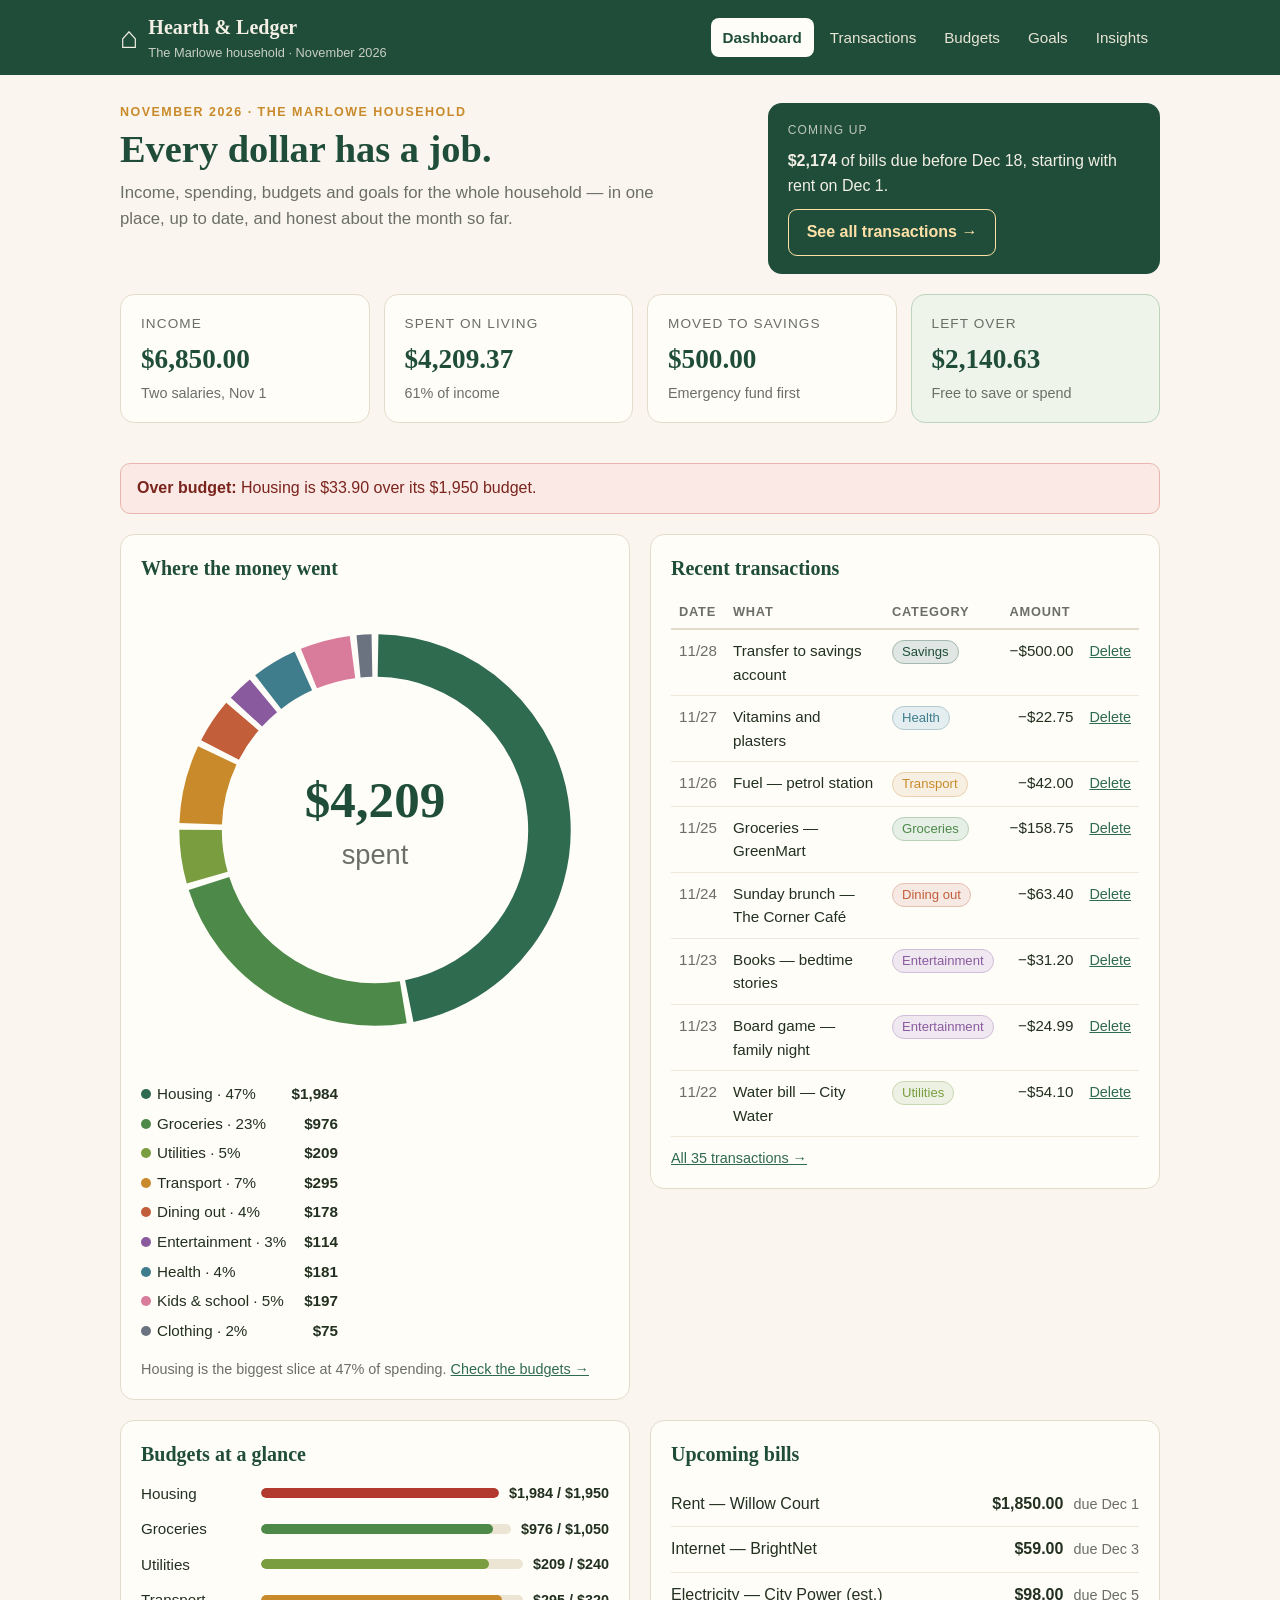
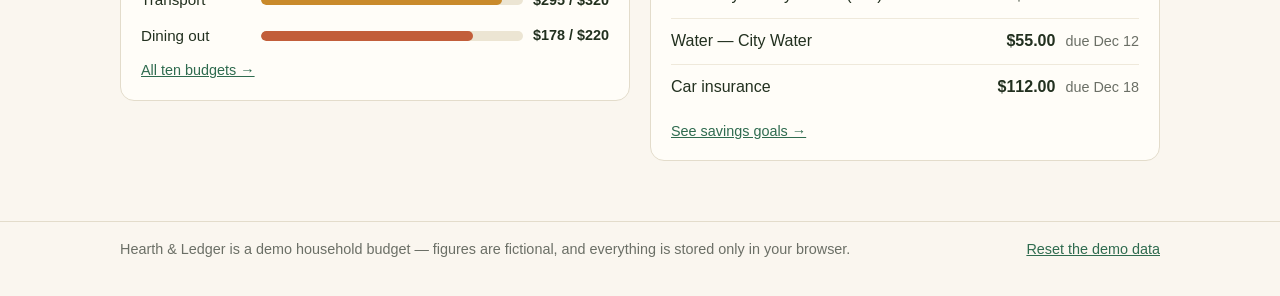
<file: app/index.html>
<!DOCTYPE html>
<html lang="en">
<head>
<meta charset="utf-8">
<meta name="viewport" content="width=device-width, initial-scale=1">
<title>Dashboard · Hearth &amp; Ledger — November 2026 budget</title>
<meta name="description" content="Hearth & Ledger — a household budget site for the Marlowe family: dashboard, transactions, budgets, savings goals and insights, all working offline.">
<link rel="stylesheet" href="./style.css">
</head>
<body>
<header class="site-header">
  <div class="wrap header-inner">
    <a class="brand" href="#/">
      <span class="brand-mark" aria-hidden="true">⌂</span>
      <span class="brand-text"><strong>Hearth &amp; Ledger</strong><em>The Marlowe household · November 2026</em></span>
    </a>
    <nav aria-label="Sections">
      <a data-route href="#/">Dashboard</a>
      <a data-route href="#/transactions">Transactions</a>
      <a data-route href="#/budget">Budgets</a>
      <a data-route href="#/goals">Goals</a>
      <a data-route href="#/insights">Insights</a>
    </nav>
  </div>
</header>
<main id="view" class="wrap"></main>
<footer class="site-footer">
  <div class="wrap footer-inner">
    <p>Hearth &amp; Ledger is a demo household budget — figures are fictional, and everything is stored only in your browser.</p>
    <p><button class="link-btn" data-action="reset-demo">Reset the demo data</button></p>
  </div>
</footer>
<script type="module" src="./app.js"></script>
</body>
</html>
</file>
<file: app/style.css>
/* Hearth & Ledger — one stylesheet for the whole site.
   Warm paper, deep green, amber accents; serif display type, system sans
   for figures. Layout collapses to one column on a phone. */

:root {
  --paper: #faf6ef;
  --card: #fffdf8;
  --ink: #22301f;
  --muted: #6b6f66;
  --line: #e3dccb;
  --green: #2f6b4f;
  --green-dark: #1f4d3a;
  --amber: #c98a2b;
  --red: #b3382e;
  --radius: 14px;
}

* { box-sizing: border-box; }

body {
  margin: 0;
  background: var(--paper);
  color: var(--ink);
  font: 16px/1.55 -apple-system, BlinkMacSystemFont, "Segoe UI", Roboto, Helvetica, Arial, sans-serif;
}

h1, h2, h3 { font-family: Georgia, "Times New Roman", serif; color: var(--green-dark); }
h1 { font-size: 2rem; margin: 0.4em 0 0.2em; }
h2 { font-size: 1.25rem; margin: 0 0 0.6em; }
h3 { font-size: 1.05rem; margin: 0 0 0.6em; }
p { margin: 0 0 0.8em; }
a { color: var(--green); }

.wrap { max-width: 1080px; margin: 0 auto; padding: 0 20px; }

/* Header */
.site-header { background: var(--green-dark); color: #f3efe4; }
.header-inner { display: flex; align-items: center; justify-content: space-between; gap: 16px; flex-wrap: wrap; padding-top: 12px; padding-bottom: 12px; }
.brand { display: flex; align-items: center; gap: 10px; color: #f3efe4; text-decoration: none; }
.brand-mark { font-size: 1.9rem; line-height: 1; }
.brand-text strong { display: block; font-family: Georgia, serif; font-size: 1.25rem; }
.brand-text em { display: block; font-style: normal; font-size: 0.8rem; opacity: 0.8; }
nav { display: flex; gap: 4px; flex-wrap: wrap; }
nav a { color: #e9e4d4; text-decoration: none; padding: 8px 12px; border-radius: 8px; font-size: 0.95rem; }
nav a:hover { background: rgba(255, 255, 255, 0.12); }
nav a.active { background: #fffdf8; color: var(--green-dark); font-weight: 600; }

/* Main */
#view { padding: 28px 20px 40px; min-height: 60vh; }
.lede { color: var(--muted); max-width: 62ch; font-size: 1.05rem; }
.eyebrow { text-transform: uppercase; letter-spacing: 0.12em; font-size: 0.78rem; color: var(--amber); font-weight: 700; margin: 0 0 6px; }

.hero { display: grid; grid-template-columns: 1.6fr 1fr; gap: 20px; align-items: start; margin-bottom: 20px; }
.hero h1 { font-size: 2.4rem; line-height: 1.1; margin: 0 0 10px; }
.hero-note { background: var(--green-dark); color: #f3efe4; border-radius: var(--radius); padding: 18px 20px; }
.hero-note p { margin: 0 0 10px; }
.hero-note-title { text-transform: uppercase; letter-spacing: 0.1em; font-size: 0.75rem; opacity: 0.75; }
.hero-note .btn-ghost { color: #ffe1a8; }

/* Cards and grids */
.cards { display: grid; grid-template-columns: repeat(4, 1fr); gap: 14px; margin-bottom: 20px; }
.card { background: var(--card); border: 1px solid var(--line); border-radius: var(--radius); padding: 18px 20px; margin-bottom: 20px; }
.split { display: grid; grid-template-columns: 1fr 1fr; gap: 20px; align-items: start; }
.split-wide { grid-template-columns: 1.7fr 1fr; }
.stat-label { color: var(--muted); font-size: 0.85rem; text-transform: uppercase; letter-spacing: 0.08em; margin: 0 0 4px; }
.stat-value { font-family: Georgia, serif; font-size: 1.7rem; font-weight: 700; color: var(--green-dark); margin: 0 0 2px; }
.stat-note { color: var(--muted); font-size: 0.9rem; margin: 0; }
.card.highlight { background: #eef4ea; border-color: #bcd3bd; }

.alert { background: #fbe9e5; border: 1px solid #e8b6ae; color: #7a241d; border-radius: 10px; padding: 12px 16px; margin-bottom: 20px; }

/* Ledger table */
table.ledger { width: 100%; border-collapse: collapse; font-size: 0.95rem; }
table.ledger th { text-align: left; color: var(--muted); font-size: 0.8rem; text-transform: uppercase; letter-spacing: 0.06em; padding: 6px 8px; border-bottom: 2px solid var(--line); }
table.ledger td { padding: 9px 8px; border-bottom: 1px solid #efe9db; vertical-align: top; }
table.ledger td.date { white-space: nowrap; color: var(--muted); }
table.ledger td.amount { white-space: nowrap; text-align: right; font-variant-numeric: tabular-nums; }
.amount.in { color: var(--green); }
.amount.out { color: var(--ink); }
.tag { display: inline-block; background: color-mix(in srgb, var(--tag) 14%, white); color: var(--tag); border: 1px solid color-mix(in srgb, var(--tag) 40%, white); border-radius: 20px; padding: 1px 9px; font-size: 0.82rem; white-space: nowrap; }

.link-btn { background: none; border: none; color: var(--green); cursor: pointer; font: inherit; font-size: 0.9rem; padding: 0; text-decoration: underline; }

/* Donut + legend */
.donut-wrap { display: flex; gap: 18px; align-items: center; flex-wrap: wrap; }
.chart-svg { max-width: 100%; height: auto; display: block; }
.donut-total { font-family: Georgia, serif; font-size: 1.5rem; font-weight: 700; fill: var(--green-dark); }
.donut-label { font-size: 0.8rem; fill: var(--muted); }
.legend { list-style: none; margin: 0; padding: 0; font-size: 0.95rem; }
.legend li { margin-bottom: 6px; }
.legend strong { float: right; margin-left: 18px; }
.dot { display: inline-block; width: 10px; height: 10px; border-radius: 50%; margin-right: 6px; }
.legend-inline { margin-top: 8px; }
.axis-label { font-size: 0.8rem; fill: var(--muted); }

/* Bars */
.bar { height: 10px; background: #ece5d3; border-radius: 6px; overflow: hidden; flex: 1; }
.bar.big { height: 14px; }
.bar span { display: block; height: 100%; border-radius: 6px; }
.bar-row { display: flex; align-items: center; gap: 10px; margin-bottom: 12px; font-size: 0.95rem; }
.bar-row span:first-child { width: 110px; }
.bar-row strong { white-space: nowrap; font-size: 0.9rem; }

/* Budgets */
.budget-row { padding: 14px 0; border-bottom: 1px solid #efe9db; }
.budget-row:last-child { border-bottom: none; }
.budget-head { display: flex; align-items: center; gap: 8px; margin-bottom: 8px; }
.budget-head strong { font-size: 1.05rem; }
.budget-head .over { margin-left: auto; color: var(--red); font-weight: 700; }
.budget-head .under { margin-left: auto; color: var(--green); }
.budget-figures { display: flex; gap: 14px; align-items: center; margin-top: 8px; color: var(--muted); font-size: 0.92rem; flex-wrap: wrap; }
.budget-edit { margin-left: auto; }
.budget-edit input { width: 90px; }

/* Goals */
.goal-grid { display: grid; grid-template-columns: 1fr 1fr; gap: 20px; }
.goal h2 { margin-bottom: 4px; }
.goal-figures { font-size: 1.05rem; }
.goal-figures strong { font-size: 1.35rem; color: var(--green-dark); }
.goal-form { display: flex; gap: 10px; align-items: end; margin-top: 14px; flex-wrap: wrap; }
.goal-form label { flex: 1; min-width: 160px; }

/* Bills + ranked */
.bills { list-style: none; margin: 0; padding: 0; }
.bills li { display: flex; gap: 10px; padding: 10px 0; border-bottom: 1px solid #efe9db; align-items: baseline; }
.bills li:last-child { border-bottom: none; }
.bills strong { margin-left: auto; white-space: nowrap; }
.bills em { font-style: normal; color: var(--muted); font-size: 0.9rem; white-space: nowrap; }
.ranked { list-style: none; margin: 0; padding: 0; }
.ranked li { display: flex; gap: 10px; align-items: baseline; padding: 10px 0; border-bottom: 1px solid #efe9db; }
.ranked li:last-child { border-bottom: none; }
.ranked .rank { font-family: Georgia, serif; font-weight: 700; color: var(--amber); width: 20px; }
.ranked strong { margin-left: auto; }
.ranked em { font-style: normal; color: var(--muted); font-size: 0.9rem; }

/* Tips */
.tip-grid { display: grid; grid-template-columns: 1fr 1fr; gap: 20px; }
.tip h2 { font-size: 1.1rem; }

/* Forms */
form label { display: block; font-size: 0.92rem; font-weight: 600; margin-bottom: 10px; }
input, select { width: 100%; padding: 9px 10px; border: 1px solid #cfc6ae; border-radius: 8px; background: #fff; font: inherit; margin-top: 4px; }
input:focus, select:focus { outline: 2px solid var(--green); outline-offset: 1px; }
.form-row { display: grid; grid-template-columns: 1fr 1fr; gap: 12px; }
.btn { display: inline-block; background: var(--green); color: #fff; border: none; border-radius: 9px; padding: 10px 18px; font: inherit; font-weight: 600; cursor: pointer; text-decoration: none; }
.btn:hover { background: var(--green-dark); }
.btn-ghost { background: transparent; border: 1px solid currentColor; }
.btn-small { padding: 8px 14px; }
.hint { color: var(--muted); font-size: 0.9rem; margin: 10px 0 0; }
.filters { display: flex; gap: 14px; align-items: end; flex-wrap: wrap; }
.filters label { flex: 1; min-width: 150px; margin-bottom: 0; }
.form-card { position: sticky; top: 16px; }

/* Footer */
.site-footer { border-top: 1px solid var(--line); color: var(--muted); font-size: 0.9rem; }
.footer-inner { display: flex; justify-content: space-between; gap: 16px; padding-top: 16px; padding-bottom: 24px; flex-wrap: wrap; }

/* Phone */
@media (max-width: 760px) {
  .hero, .split, .split-wide, .goal-grid, .tip-grid { grid-template-columns: 1fr; }
  .cards { grid-template-columns: 1fr 1fr; }
  .hero h1 { font-size: 1.9rem; }
  h1 { font-size: 1.6rem; }
  .form-card { position: static; }
  table.ledger th:nth-child(3), table.ledger td:nth-child(3) { display: none; }
  .header-inner { flex-direction: column; align-items: flex-start; }
  nav a { padding: 6px 9px; }
}
</file>
